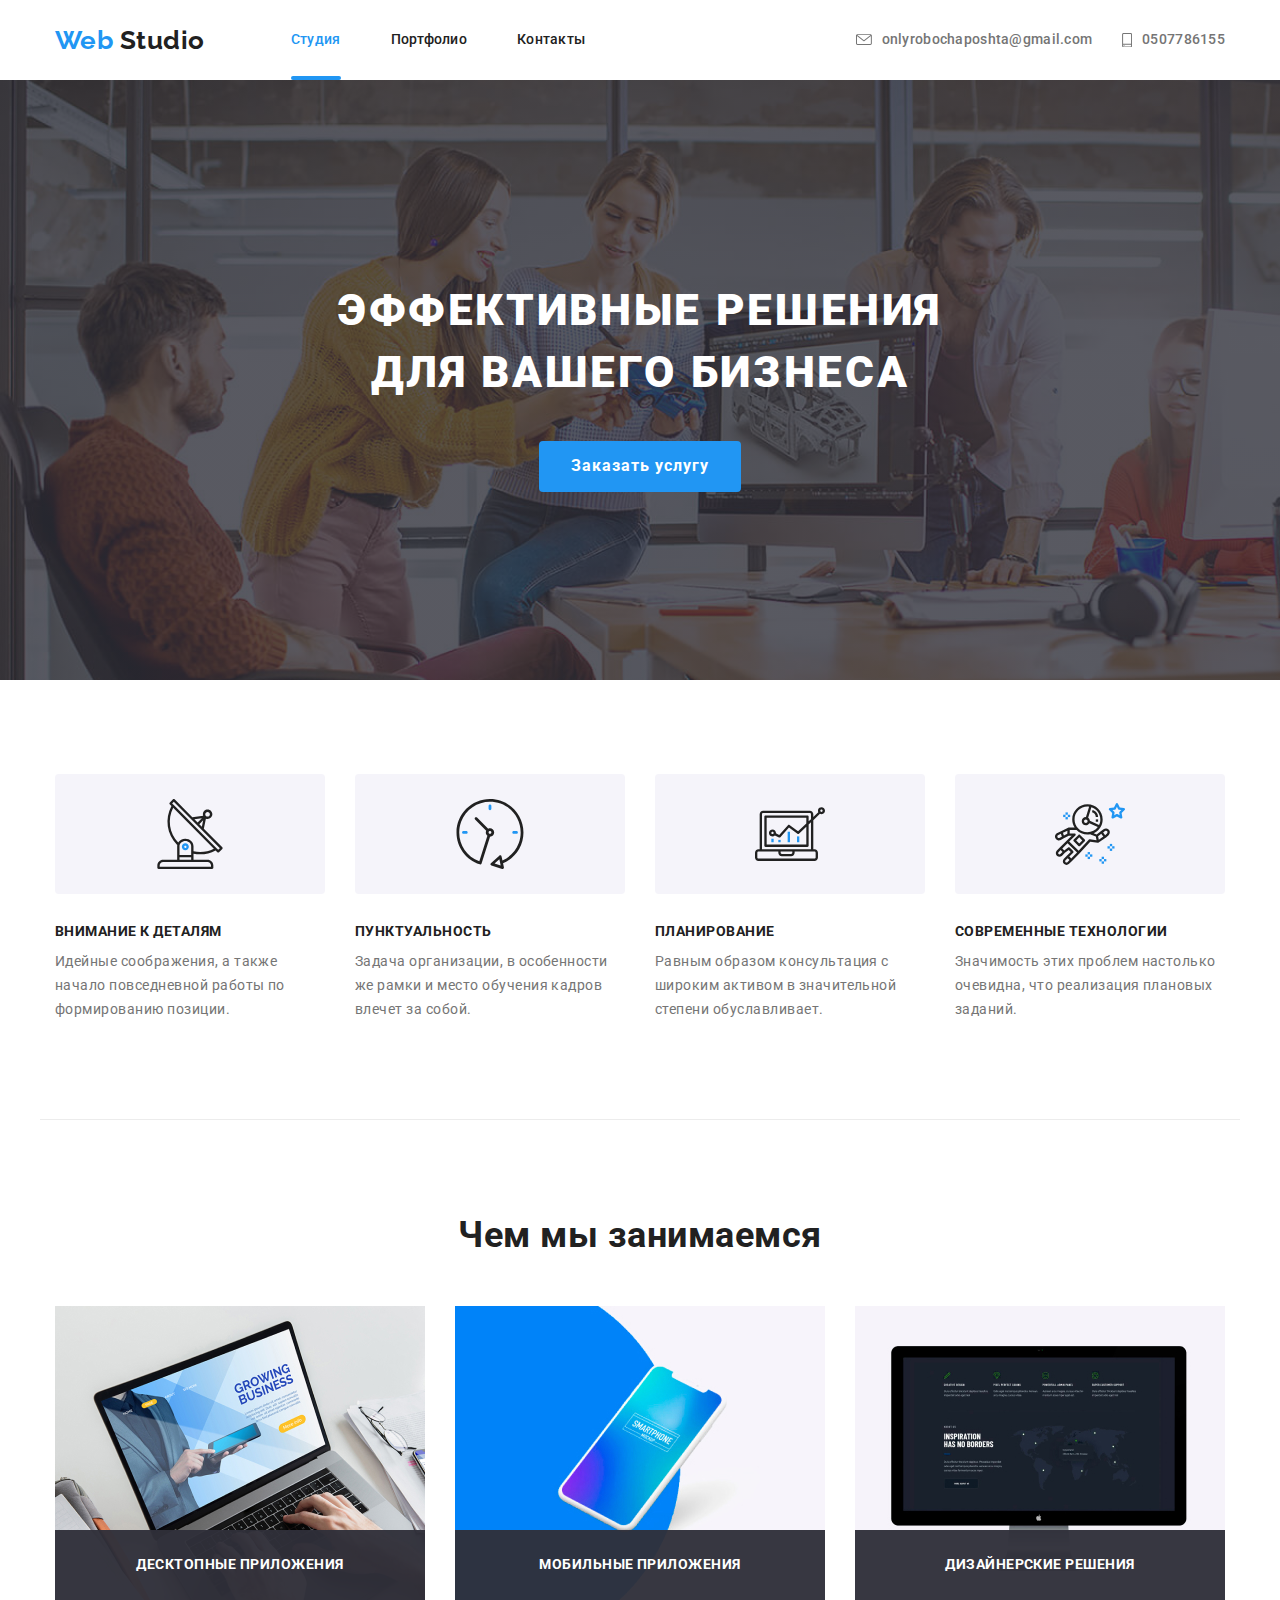
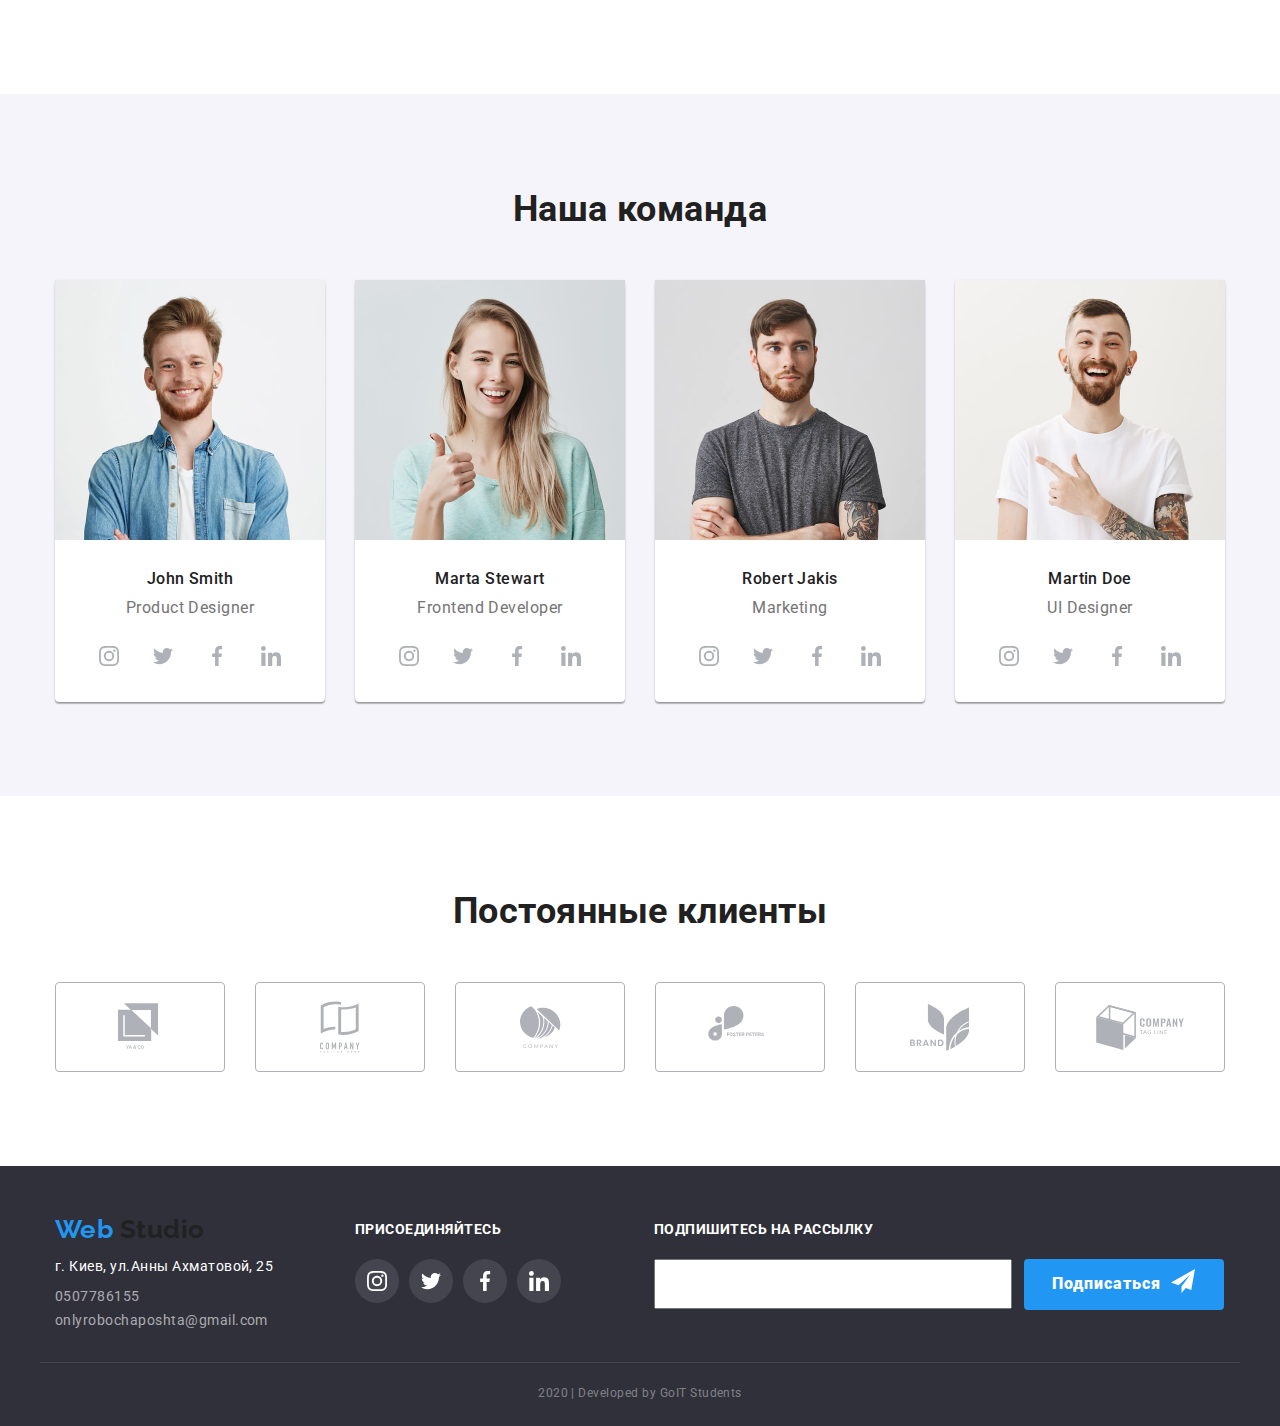
<file: index.html>
<!DOCTYPE html>
<html lang="ru">
  <head>
    <meta charset="UTF-8" />
    <meta name="viewport" content="width=device-width, initial-scale=1.0" />
    <title>Мой ДЗ</title>
    <link
      href="https://fonts.googleapis.com/css2?family=Raleway:wght@700&family=Roboto:wght@400;500;700;900&display=swap"
      rel="stylesheet"
    />
    <link
      rel="stylesheet"
      href="https://cdnjs.cloudflare.com/ajax/libs/modern-normalize/0.6.0/modern-normalize.min.css"
    />
    <link rel="stylesheet" href="./css/style.css" />
  </head>
  <body class="body">
    <header class="page-header">
      <div class="container flex-boxoll flex-boxnav">
        <nav class="flex-boxoll flex-boxnav">
          <a href="./index.html" class="general-a logo">
            <span class="color-logo">Web</span> Studio
          </a>
          <ul class="general-ul nav-list">
            <li class="nav-item">
              <a
                href="./index.html"
                class="general-nav general-a position current"
                >Студия</a
              >
            </li>
            <li class="nav-item">
              <a href="./portfolio.html" class="general-nav general-a"
                >Портфолио</a
              >
            </li>
            <li class="nav-item">
              <a href="" class="general-nav general-a">Контакты</a>
            </li>
          </ul>
        </nav>
        <ul class="general-ul number-info">
          <li class="list-number">
            <a
              href="mailto:onlyrobochaposhta@gmail.com"
              class="number-nav general-a"
            >
              <svg class="mail-icon">
                <use href="./images/spryte.svg#mail"></use>
              </svg>
              onlyrobochaposhta@gmail.com
            </a>
          </li>
          <li class="list-number">
            <a href="tel:0507786155" class="number-nav general-a"
              ><svg class="phone-icon">
                <use href="./images/spryte.svg#phone"></use>
              </svg>
              0507786155
            </a>
          </li>
        </ul>
      </div>
    </header>
    <main>
      <section class="hero">
        <div class="hero-container">
          <h1 class="title-general">эффективные решения для вашего бизнеса</h1>
          <a href="" class="general-a btn">Заказать услугу</a>
        </div>
      </section>
      <section class="section-one">
        <div class="container">
          <h2 class="hidden-title">О нас</h2>
          <ul class="general-ul general-flex section-oneli">
            <!-- 1 -->
            <li class="about-us">
              <div class="link-block icon-satellite">
                <h3 class="title-text">Внимание к деталям</h3>
                <p class="paragraph-text">
                  Идейные соображения, а также начало повседневной работы по
                  формированию позиции.
                </p>
              </div>
            </li>
            <!-- 2 -->
            <li class="about-us">
              <div class="link-block icon-clock">
                <h3 class="title-text">Пунктуальность</h3>
                <p class="paragraph-text">
                  Задача организации, в особенности же рамки и место обучения
                  кадров влечет за собой.
                </p>
              </div>
            </li>
            <!-- 3 -->
            <li class="about-us">
              <div class="link-block icon-pc">
                <h3 class="title-text">Планирование</h3>
                <p class="paragraph-text">
                  Равным образом консультация с широким активом в значительной
                  степени обуславливает.
                </p>
              </div>
            </li>
            <!-- 4 -->
            <li class="about-us">
              <div class="link-block icon-astronaut">
                <h3 class="title-text">Современные технологии</h3>
                <p class="paragraph-text">
                  Значимость этих проблем настолько очевидна, что реализация
                  плановых заданий.
                </p>
              </div>
            </li>
          </ul>
        </div>
      </section>
      <section class="section-two">
        <div class="container">
          <h2 class="title-h">Чем мы занимаемся</h2>
          <ul class="general-ul general-flex work-list">
            <li class="work-calc">
              <div class="position">
                <img
                  src="./images/img1.jpg"
                  alt="человек работает на ноутбуке"
                  width="370"
                  height="294"
                />
                <div class="text-work">
                  <p class="text-work">Десктопные приложения</p>
                </div>
              </div>
            </li>
            <li class="work-calc">
              <div class="position">
                <img
                  src="./images/img2.jpg"
                  alt="смартфон на котором приложение"
                  width="370"
                  height="294"
                />

                <div class="text-work">
                  <p class="text-work">Мобильные приложения</p>
                </div>
              </div>
            </li>
            <li class="work-calc">
              <div class="position">
                <img
                  src="./images/img3.jpg"
                  alt="персональный компьютер на котором сделан дизайн"
                  width="370"
                  height="294"
                />

                <div class="text-work">
                  <p class="text-work">Дизайнерские решения</p>
                </div>
              </div>
            </li>
          </ul>
        </div>
      </section>
      <section class="section-three">
        <div class="container">
          <h2 class="title-h">Наша команда</h2>
          <ul class="general-ul general-flex work-list">
            <!-- Джош Сміт -->
            <li class="work-card team-calc">
              <img
                src="./images/photo1.jpg"
                alt="фото Джош Сміт"
                width="270"
                height="260"
              />
              <h3 class="name-people">John Smith</h3>
              <p class="work-people">Product Designer</p>
              <ul class="general-ul social-network">
                <li class="item">
                  <a href="" class="social-box"
                    ><svg class="instagram">
                      <use href="./images/spryte.svg#instagram"></use>
                    </svg>
                  </a>
                </li>
                <li class="item">
                  <a href="" class="social-box"
                    ><svg class="twitter">
                      <use href="./images/spryte.svg#twitter"></use>
                    </svg>
                  </a>
                </li>
                <li class="item">
                  <a href="" class="social-box"
                    ><svg class="facebook">
                      <use href="./images/spryte.svg#facebook"></use>
                    </svg>
                  </a>
                </li>
                <li class="item">
                  <a href="" class="social-box"
                    ><svg class="linkedin">
                      <use href="./images/spryte.svg#linkedin"></use>
                    </svg>
                  </a>
                </li>
              </ul>
            </li>
            <!-- Марта Стеварт -->
            <li class="work-card team-calc">
              <img
                src="./images/photo2.jpg"
                alt="фото Марта Стеварт"
                width="270"
                height="260"
              />
              <h3 class="name-people">Marta Stewart</h3>
              <p class="work-people">Frontend Developer</p>
              <ul class="general-ul social-network">
                <li class="item">
                  <a href="" class="social-box"
                    ><svg class="instagram">
                      <use href="./images/spryte.svg#instagram"></use>
                    </svg>
                  </a>
                </li>
                <li class="item">
                  <a href="" class="social-box"
                    ><svg class="twitter">
                      <use href="./images/spryte.svg#twitter"></use>
                    </svg>
                  </a>
                </li>
                <li class="item">
                  <a href="" class="social-box"
                    ><svg class="facebook">
                      <use href="./images/spryte.svg#facebook"></use>
                    </svg>
                  </a>
                </li>
                <li class="item">
                  <a href="" class="social-box"
                    ><svg class="linkedin">
                      <use href="./images/spryte.svg#linkedin"></use>
                    </svg>
                  </a>
                </li>
              </ul>
            </li>
            <!-- Роберт Джахис -->
            <li class="work-card team-calc">
              <img
                src="./images/photo3.jpg"
                alt="фото Роберт Джахис"
                width="270"
                height="260"
              />
              <h3 class="name-people">Robert Jakis</h3>
              <p class="work-people">Marketing</p>
              <ul class="general-ul social-network">
                <li class="item">
                  <a href="" class="social-box"
                    ><svg class="instagram">
                      <use href="./images/spryte.svg#instagram"></use>
                    </svg>
                  </a>
                </li>
                <li class="item">
                  <a href="" class="social-box"
                    ><svg class="twitter">
                      <use href="./images/spryte.svg#twitter"></use>
                    </svg>
                  </a>
                </li>
                <li class="item">
                  <a href="" class="social-box"
                    ><svg class="facebook">
                      <use href="./images/spryte.svg#facebook"></use>
                    </svg>
                  </a>
                </li>
                <li class="item">
                  <a href="" class="social-box"
                    ><svg class="linkedin">
                      <use href="./images/spryte.svg#linkedin"></use>
                    </svg>
                  </a>
                </li>
              </ul>
            </li>
            <!-- Мартин Дуе -->
            <li class="work-card team-calc">
              <img
                src="./images/photo4.jpg"
                alt="фото Мартин Дуе"
                width="270"
                height="260"
              />
              <h3 class="name-people">Martin Doe</h3>
              <p class="work-people">UI Designer</p>
              <ul class="general-ul social-network">
                <li class="item">
                  <a href="" class="social-box"
                    ><svg class="instagram">
                      <use href="./images/spryte.svg#instagram"></use>
                    </svg>
                  </a>
                </li>
                <li class="item">
                  <a href="" class="social-box"
                    ><svg class="twitter">
                      <use href="./images/spryte.svg#twitter"></use>
                    </svg>
                  </a>
                </li>
                <li class="item">
                  <a href="" class="social-box"
                    ><svg class="facebook">
                      <use href="./images/spryte.svg#facebook"></use>
                    </svg>
                  </a>
                </li>
                <li class="item">
                  <a href="" class="social-box"
                    ><svg class="linkedin">
                      <use href="./images/spryte.svg#linkedin"></use>
                    </svg>
                  </a>
                </li>
              </ul>
            </li>
          </ul>
        </div>
      </section>
      <section class="section-four">
        <div class="container">
          <h2 class="title-h">Постоянные клиенты</h2>
          <ul class="general-ul company">
            <li class="item-company">
              <a href="" class="general-a company-border">
                <svg class="logo-one">
                  <use href="./images/spryte.svg#logo-1"></use>
                </svg>
              </a>
            </li>
            <li class="item-company">
              <a href="" class="general-a company-border">
                <svg class="logo-two">
                  <use href="./images/spryte.svg#logo-2"></use>
                </svg>
              </a>
            </li>
            <li class="item-company">
              <a href="" class="general-a company-border">
                <svg class="logo-three">
                  <use href="./images/spryte.svg#logo-3"></use>
                </svg>
              </a>
            </li>
            <li class="item-company">
              <a href="" class="general-a company-border">
                <svg class="logo-four">
                  <use href="./images/spryte.svg#logo-4"></use>
                </svg>
              </a>
            </li>
            <li class="item-company">
              <a href="" class="general-a company-border">
                <svg class="logo-five">
                  <use href="./images/spryte.svg#logo-5"></use>
                </svg>
              </a>
            </li>
            <li class="item-company">
              <a href="" class="general-a company-border">
                <svg class="logo-six">
                  <use href="./images/spryte.svg#logo-6"></use>
                </svg>
              </a>
            </li>
          </ul>
        </div>
      </section>
    </main>
    <footer class="bg-footer">
      <div class="container flex-footer">
        <div class="adrfooter-div">
          <a href="./index.html" class="general-a logo">
            <span class="color-logo">Web</span> Studio</a
          >
          <address class="general-address">
            <p class="street">г. Киев, ул.Анны Ахматовой, 25</p>
            <ul class="general-ul address-ul">
              <li>
                <a href="tel:0507786155" class="general-a number-footer"
                  >0507786155</a
                >
              </li>
              <li>
                <a
                  href="mailto:onlyrobochaposhta@gmail.com"
                  class="general-a number-footer"
                >
                  onlyrobochaposhta@gmail.com
                </a>
              </li>
            </ul>
          </address>
        </div>
        <div class="footer-m">
          <h2 class="footer-heading">присоединяйтесь</h2>
          <ul class="general-ul general-flex">
            <li class="item">
              <a href="" class="general-a fsocial-box">
                <svg class="instagram-two">
                  <use href="./images/spryte.svg#instagram-2"></use>
                </svg>
              </a>
            </li>
            <li class="item">
              <a href="" class="general-a fsocial-box">
                <svg class="twitter-two">
                  <use href="./images/spryte.svg#twitter-2"></use>
                </svg>
              </a>
            </li>
            <li class="item">
              <a href="" class="general-a fsocial-box">
                <svg class="facebook-two">
                  <use href="./images/spryte.svg#facebook-2"></use>
                </svg>
              </a>
            </li>
            <li class="item">
              <a href="" class="general-a fsocial-box">
                <svg class="linkedin-two">
                  <use href="./images/spryte.svg#linkedin-2"></use>
                </svg>
              </a>
            </li>
          </ul>
        </div>
        <div class="ssfooter-div">
          <h2 class="footer-heading">Подпишитесь на рассылку</h2>
          <div class="flex-sub">
            <input type="text" name="Email" class="input" />
            <a href="" class="general-a footerbtn-text i">Подписаться</a>
          </div>
        </div>
      </div>
      <p class="copyright">2020 | Developed by GoIT Students</p>
    </footer>
  </body>
</html>
</file>
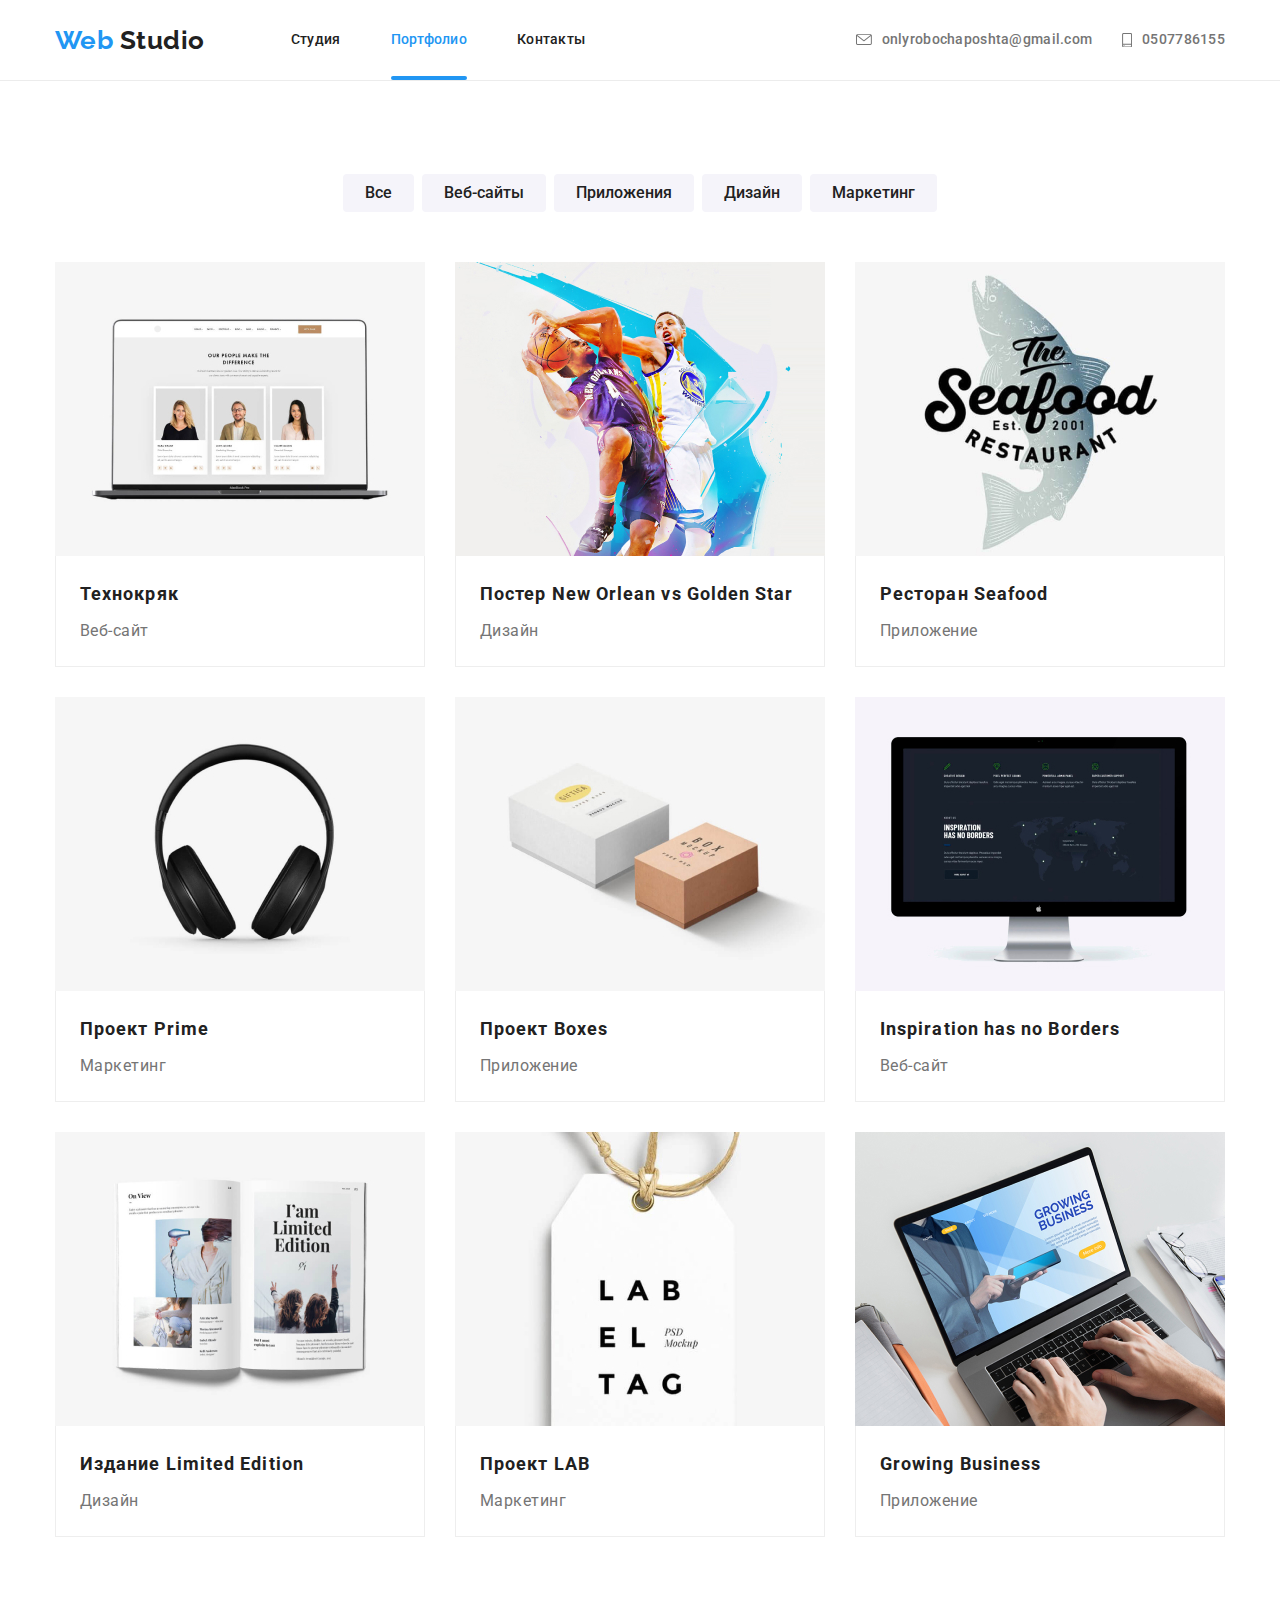
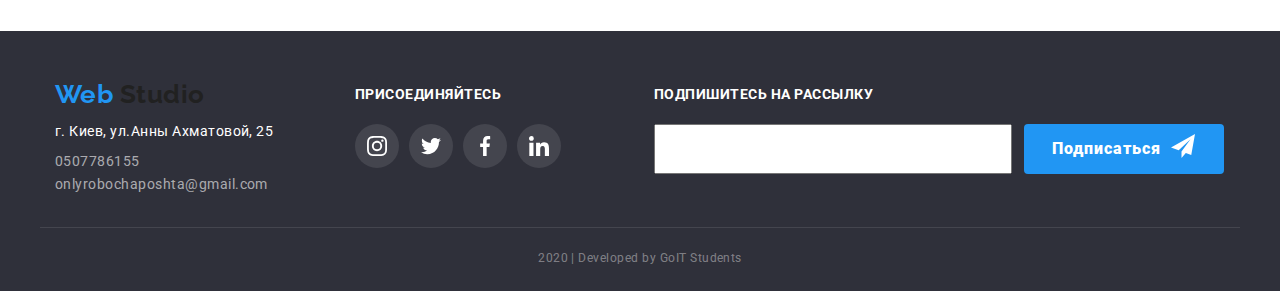
<file: portfolio.html>
<!DOCTYPE html>
<html lang="ru">
  <head>
    <meta charset="UTF-8" />
    <meta name="viewport" content="width=device-width, initial-scale=1.0" />
    <title>Мой ДЗ</title>
    <link
      href="https://fonts.googleapis.com/css2?family=Raleway:wght@700&family=Roboto:wght@400;500;700;900&display=swap"
      rel="stylesheet"
    />
    <link
      rel="stylesheet"
      href="https://cdnjs.cloudflare.com/ajax/libs/modern-normalize/0.6.0/modern-normalize.min.css"
    />
    <link rel="stylesheet" href="./css/style.css" />
  </head>

  <body class="body">
    <header class="header-portfolio">
      <div class="container flex-boxoll flex-boxnav">
        <nav class="flex-boxoll flex-boxnav">
          <a href="./index.html" class="general-a logo">
            <span class="color-logo">Web</span> Studio
          </a>
          <ul class="general-ul nav-list">
            <li class="nav-item">
              <a href="./index.html" class="general-nav general-a">Студия</a>
            </li>
            <li class="nav-item">
              <a
                href="./portfolio.html"
                class="general-nav general-a position current"
                >Портфолио</a
              >
            </li>
            <li class="nav-item">
              <a href="" class="general-nav general-a">Контакты</a>
            </li>
          </ul>
        </nav>
        <ul class="general-ul number-info">
          <li class="list-number">
            <a
              href="mailto:onlyrobochaposhta@gmail.com"
              class="number-nav general-a"
            >
              <svg class="mail-icon">
                <use href="./images/spryte.svg#mail"></use>
              </svg>
              onlyrobochaposhta@gmail.com
            </a>
          </li>
          <li class="list-number">
            <a href="tel:0507786155" class="number-nav general-a"
              ><svg class="phone-icon">
                <use href="./images/spryte.svg#phone"></use>
              </svg>
              0507786155
            </a>
          </li>
        </ul>
      </div>
    </header>
    <main>
      <section>
        <div class="container-portfolio">
          <h1 class="hidden-title">Нашы проекты</h1>
          <ul class="general-ul flex-boxoll button-list">
            <li class="button-m">
              <button type="button" class="button-box">
                <span class="button-text"> Все </span>
              </button>
            </li>
            <li class="button-m">
              <button type="button" class="button-box">Веб-сайты</button>
            </li>
            <li class="button-m">
              <button type="button" class="button-box">Приложения</button>
            </li>
            <li class="button-m">
              <button type="button" class="button-box">Дизайн</button>
            </li>
            <li class="button-m">
              <button type="button" class="button-box">Маркетинг</button>
            </li>
          </ul>
          <ul class="general-ul p-list">
            <li class="flex-li">
              <a href="" class="general-a">
                <div class="position">
                  <img
                    src="./images/img-porfolio.jpg"
                    alt=""
                    width="370"
                    height="294"
                    class="custom-img"
                  />
                  <div class="overlay">
                    <p class="portfolio-text">
                      Технокряк это современная площадка распространения
                      коронавируса. Компании используют эту платформу для
                      цифрового шпионажа и атак на защищённые сервера
                      конкурентов.
                    </p>
                  </div>
                </div>

                <div class="portfolio-card">
                  <h2 class="portfolio-h">Технокряк</h2>
                  <p class="portfolio-pone">Веб-сайт</p>
                </div>
              </a>
            </li>
            <li class="flex-li">
              <a href="" class="general-a">
                <div class="position">
                  <img
                    src="./images/img-porfolio2.jpg"
                    alt=""
                    width="370"
                    height="294"
                    class="custom-img"
                  />
                  <div class="overlay">
                    <p class="portfolio-text">
                      Технокряк это современная площадка распространения
                      коронавируса. Компании используют эту платформу для
                      цифрового шпионажа и атак на защищённые сервера
                      конкурентов.
                    </p>
                  </div>
                </div>
                <div class="portfolio-card">
                  <h2 class="portfolio-h">Постер New Orlean vs Golden Star</h2>
                  <p class="portfolio-pone">Дизайн</p>
                </div>
              </a>
            </li>
            <li class="flex-li">
              <a href="" class="general-a">
                <div class="position">
                  <img
                    src="./images/img-porfolio3.jpg"
                    alt=""
                    width="370"
                    height="294"
                    class="custom-img"
                  />
                  <div class="overlay">
                    <p class="portfolio-text">
                      Технокряк это современная площадка распространения
                      коронавируса. Компании используют эту платформу для
                      цифрового шпионажа и атак на защищённые сервера
                      конкурентов.
                    </p>
                  </div>
                </div>
                <div class="portfolio-card">
                  <h2 class="portfolio-h">Ресторан Seafood</h2>
                  <p class="portfolio-pone">Приложение</p>
                </div>
              </a>
            </li>
            <li class="flex-li">
              <a href="" class="general-a">
                <div class="position">
                  <img
                    src="./images/img-porfolio4.jpg"
                    alt=""
                    width="370"
                    height="294"
                    class="custom-img"
                  />
                  <div class="overlay">
                    <p class="portfolio-text">
                      Технокряк это современная площадка распространения
                      коронавируса. Компании используют эту платформу для
                      цифрового шпионажа и атак на защищённые сервера
                      конкурентов.
                    </p>
                  </div>
                </div>
                <div class="portfolio-card">
                  <h2 class="portfolio-h">Проект Prime</h2>
                  <p class="portfolio-pone">Маркетинг</p>
                </div>
              </a>
            </li>
            <li class="flex-li">
              <a href="" class="general-a">
                <div class="position">
                  <img
                    src="./images/img-porfolio5.jpg"
                    alt=""
                    width="370"
                    height="294"
                    class="custom-img"
                  />
                  <div class="overlay">
                    <p class="portfolio-text">
                      Технокряк это современная площадка распространения
                      коронавируса. Компании используют эту платформу для
                      цифрового шпионажа и атак на защищённые сервера
                      конкурентов.
                    </p>
                  </div>
                </div>
                <div class="portfolio-card">
                  <h2 class="portfolio-h">Проект Boxes</h2>
                  <p class="portfolio-pone">Приложение</p>
                </div>
              </a>
            </li>
            <li class="flex-li">
              <a href="" class="general-a">
                <div class="position">
                  <img
                    src="./images/img-porfolio6.jpg"
                    alt=""
                    width="370"
                    height="294"
                    class="custom-img"
                  />
                  <div class="overlay">
                    <p class="portfolio-text">
                      Технокряк это современная площадка распространения
                      коронавируса. Компании используют эту платформу для
                      цифрового шпионажа и атак на защищённые сервера
                      конкурентов.
                    </p>
                  </div>
                </div>
                <div class="portfolio-card">
                  <h2 class="portfolio-h">Inspiration has no Borders</h2>
                  <p class="portfolio-pone">Веб-сайт</p>
                </div>
              </a>
            </li>
            <li class="flex-li">
              <a href="" class="general-a">
                <div class="position">
                  <img
                    src="./images/img-porfolio7.jpg"
                    alt=""
                    width="370"
                    height="294"
                    class="custom-img"
                  />
                  <div class="overlay">
                    <p class="portfolio-text">
                      Технокряк это современная площадка распространения
                      коронавируса. Компании используют эту платформу для
                      цифрового шпионажа и атак на защищённые сервера
                      конкурентов.
                    </p>
                  </div>
                </div>
                <div class="portfolio-card">
                  <h2 class="portfolio-h">Издание Limited Edition</h2>
                  <p class="portfolio-pone">Дизайн</p>
                </div>
              </a>
            </li>
            <li class="flex-li">
              <a href="" class="general-a">
                <div class="position">
                  <img
                    src="./images/img-porfolio8.jpg"
                    alt=""
                    width="370"
                    height="294"
                    class="custom-img"
                  />
                  <div class="overlay">
                    <p class="portfolio-text">
                      Технокряк это современная площадка распространения
                      коронавируса. Компании используют эту платформу для
                      цифрового шпионажа и атак на защищённые сервера
                      конкурентов.
                    </p>
                  </div>
                </div>
                <div class="portfolio-card">
                  <h2 class="portfolio-h">Проект LAB</h2>
                  <p class="portfolio-pone">Маркетинг</p>
                </div>
              </a>
            </li>
            <li class="flex-li">
              <a href="" class="general-a">
                <div class="position">
                  <img src="./images/img1.jpg" alt="" class="custom-img" />
                  <div class="overlay">
                    <p class="portfolio-text">
                      Технокряк это современная площадка распространения
                      коронавируса. Компании используют эту платформу для
                      цифрового шпионажа и атак на защищённые сервера
                      конкурентов.
                    </p>
                  </div>
                </div>
                <div class="portfolio-card">
                  <h2 class="portfolio-h">Growing Business</h2>
                  <p class="portfolio-pone">Приложение</p>
                </div>
              </a>
            </li>
          </ul>
        </div>
      </section>
    </main>
    <footer class="bg-footer">
      <div class="container flex-footer">
        <div class="adrfooter-div">
          <a href="./index.html" class="general-a logo">
            <span class="color-logo">Web</span> Studio</a
          >
          <address class="general-address">
            <p class="street">г. Киев, ул.Анны Ахматовой, 25</p>
            <ul class="general-ul address-ul">
              <li>
                <a href="tel:0507786155" class="general-a number-footer"
                  >0507786155</a
                >
              </li>
              <li>
                <a
                  href="mailto:onlyrobochaposhta@gmail.com"
                  class="general-a number-footer"
                >
                  onlyrobochaposhta@gmail.com
                </a>
              </li>
            </ul>
          </address>
        </div>
        <div class="footer-m">
          <h2 class="footer-heading">присоединяйтесь</h2>
          <ul class="general-ul general-flex">
            <li class="item">
              <a href="" class="general-a fsocial-box">
                <svg class="instagram-two">
                  <use href="./images/spryte.svg#instagram-2"></use>
                </svg>
              </a>
            </li>
            <li class="item">
              <a href="" class="general-a fsocial-box">
                <svg class="twitter-two">
                  <use href="./images/spryte.svg#twitter-2"></use>
                </svg>
              </a>
            </li>
            <li class="item">
              <a href="" class="general-a fsocial-box">
                <svg class="facebook-two">
                  <use href="./images/spryte.svg#facebook-2"></use>
                </svg>
              </a>
            </li>
            <li class="item">
              <a href="" class="general-a fsocial-box">
                <svg class="linkedin-two">
                  <use href="./images/spryte.svg#linkedin-2"></use>
                </svg>
              </a>
            </li>
          </ul>
        </div>
        <div class="ssfooter-div">
          <h2 class="footer-heading">Подпишитесь на рассылку</h2>
          <div class="flex-sub">
            <input type="text" name="Email" class="input" />
            <a href="" class="general-a footerbtn-text i">Подписаться</a>
          </div>
        </div>
      </div>
      <p class="copyright">2020 | Developed by GoIT Students</p>
    </footer>
  </body>
</html>
</file>
<file: css/style.css>
/* osnovnoy podsvrtka /bg-a-o-nas2 #2196F3 */
/*  osnovnoy bez podsvrtka  #757575 */
/* osn #212121 */
/* #FFFFFF */
/* bg-a-o-nas1 #F5F4FA */
/* фоон #FFFFFF */
/* другий фон #F5F4FA */
/* задний фон футра  #2F303A */
:root {
  --bg-white-text: rgba(148, 148, 148, 0.103);
  --primary-text-color: #212121;
  --acent-text-color: #2196f3;
  --primery-text-white: #ffffff;
  --connection: #757575;
  --bg-none-light: #f5f4fa;
  --footer-number: rgba(255, 255, 255, 0.6);
  --footer-year: rgba(255, 255, 255, 0.4);
  --bg-footer: #2f303a;
  --incogniti-gb-card-portfolio: rgba(33, 150, 243, 0.9);
  --icon-current-color: #afb1b8;
}
/* .chec {
  outline: 1px solid tomato;
  background-color: yellowgreen;
}
.chec2 {
  outline: 1px solid black;
  background-color: yellowgreen;
} */
.hidden-title {
  margin: 0;
  display: none;
}
/* general */
body {
  background-color: #fff;
  color: var(--primary-text-color);
  letter-spacing: 0.03em;
  font-family: Roboto, sans-serif;
}

img {
  display: block;
}

.general-a {
  text-decoration: none;
  color: var(--primary-text-color);
}
.general-ul {
  margin: 0;
  padding: 0;
  list-style: none;
}

.btn {
  color: var(--primery-text-white);
  background-color: var(--acent-text-color);

  font-weight: 700;
  font-size: 16px;
  line-height: 1.9;
  letter-spacing: 0.06em;

  display: inline-block;
  border-radius: 4px;
  padding: 10px 32px;
  text-align: center;
  min-width: 200px;
}
.footerbtn-text {
  color: var(--primery-text-white);
  background-color: var(--acent-text-color);

  font-weight: 900;
  font-size: 16px;
  line-height: 1.9;
  letter-spacing: 0.06em;

  display: flex;
  border-radius: 4px;
  padding: 10px 28px;
  text-align: center;
  min-width: 200px;
}

.i::after {
  content: '';
  display: block;
  width: 24px;
  height: 24px;
  background-repeat: no-repeat;
  background-position: center;

  margin-left: 10px;

  background-image: url(../images/icon-send.svg);
}
.container {
  margin: 0 auto;
  width: 1200px;
  padding-left: 15px;
  padding-right: 15px;
}

.link-block {
  display: block;
}

.link-block::before {
  display: block;
  content: '';
  width: 270px;
  height: 120px;
  background-repeat: no-repeat;
  background-position: center;
  background-color: var(--bg-none-light);
  border-radius: 4px;
}
.icon-satellite::before {
  background-image: url(../images/satellite.svg);
}

.icon-clock::before {
  background-image: url(../images/clock.svg);
}

.icon-pc::before {
  background-image: url(../images/pc.svg);
}

.icon-astronaut::before {
  background-image: url(../images/astronaut.svg);
}

.header-portfolio {
  border-bottom-width: 1px;
  border-bottom-style: solid;
  border-bottom-color: #ececec;
}

/* header */
/* nav */

.general-nav {
  color: var(--primary-text-color);

  display: block;

  padding-top: 32px;
  padding-bottom: 32px;

  font-weight: 500;
  font-size: 14px;
  line-height: 1.14;
  letter-spacing: 0.02em;
  outline: none;

  transition: color 250ms cubic-bezier(0.4, 0, 0.2, 1);
}
.number-nav {
  display: flex;
  align-items: center;
  color: var(--connection);

  font-weight: 500;
  font-size: 14px;
  line-height: 1.14;
  letter-spacing: 0.02em;
  outline: none;

  transition: color 250ms cubic-bezier(0.4, 0, 0.2, 1);
}

.phone-icon {
  fill: var(--connection);
  width: 10px;
  height: 14.94px;

  margin-right: 10px;
  transition: fill 250ms cubic-bezier(0.4, 0, 0.2, 1);
}
.mail-icon {
  fill: var(--connection);
  width: 16px;
  height: 11.2px;

  margin-right: 10px;
  transition: fill 250ms cubic-bezier(0.4, 0, 0.2, 1);
}
.general-nav:hover,
.general-nav:focus,
.number-nav:hover,
.number-nav:focus {
  color: var(--acent-text-color);
}

.number-nav:hover .phone-icon {
  fill: var(--acent-text-color);
}
.number-nav:focus .phone-icon {
  fill: var(--acent-text-color);
}
.number-nav:hover .mail-icon {
  fill: var(--acent-text-color);
}
.number-nav:focus .mail-icon {
  fill: var(--acent-text-color);
}
.list-number {
  display: flex;
}
.number-info .list-number:not(:last-child) {
  margin-right: 30px;
}

.number-info {
  margin-left: auto;
}

.current {
  color: var(--acent-text-color);
}
.current::after {
  position: absolute;
  bottom: 0;

  content: '';
  display: block;

  background-color: var(--acent-text-color);

  width: 100%;
  height: 4px;
  border-radius: 2px;
}

/* flex */

.general-ul.nav-list {
  display: flex;
}

.nav-list .nav-item:not(:last-child) {
  margin-right: 50px;
}
.nav-list {
  margin-left: 86px;
}

.number-info {
  display: flex;
}
.flex-boxoll {
  display: flex;
}
.flex-boxnav {
  align-items: center;
}
/* header container */

/* main */
/* general */

.hero {
  background-image: linear-gradient(
      to right,
      rgba(47, 48, 58, 0.8),
      rgba(47, 48, 58, 0.8)
    ),
    url(../images/header.jpg);
  /* background-color: rgb(70, 70, 70); */
  max-width: 1600px;
  text-align: center;

  margin-left: auto;
  margin-right: auto;
}

.hero-container {
  margin: 0 auto;

  width: 1200px;
  height: 600px;

  padding-top: 200px;
  padding-bottom: 200px;
}
.title-general {
  color: var(--primery-text-white);

  margin-top: 0;
  margin-bottom: 38px;
  margin-left: auto;
  margin-right: auto;

  width: 646px;

  font-weight: 900;
  font-size: 44px;
  line-height: 1.4;
  text-transform: uppercase;

  letter-spacing: 0.06em;
}

.title-h {
  margin-top: 0px;
  margin-bottom: 50px;

  font-weight: 700;
  font-size: 36px;
  line-height: 1.17;
  text-align: center;
}
.title-text {
  height: 16px;
  margin-top: 30px;
  margin-bottom: 0px;

  font-weight: 700;
  font-size: 14px;
  line-height: 1.14;
  text-transform: uppercase;
}
.paragraph-text {
  color: var(--connection);

  height: 75px;

  margin-top: 10px;
  margin-bottom: 0px;

  font-weight: 400;
  font-size: 14px;
  line-height: 1.714;
}

/* O nas */

.section-one .container {
  padding-top: 94px;
  padding-bottom: 94px;
  border-bottom: 1px solid #ececec;
}

.about-us {
  width: calc((100% - 90px) / 4);
  margin-right: 30px;
}
.about-us:nth-child(4n) {
  margin-right: 0px;
}

/* flex */
.general-flex {
  display: flex;
}

/* What are we doing */
.section-two .container {
  padding-top: 94px;
  padding-bottom: 94px;
}
.text-work {
  position: absolute;
  bottom: 0;
  right: 0;

  color: var(--primery-text-white);
  background: rgba(47, 48, 58, 0.8);

  width: 370px;
  height: 70px;

  margin-top: 0px;
  margin-bottom: 0px;
  padding-top: 27px;

  font-weight: 700;
  font-size: 14px;
  line-height: 1.14;
  text-align: center;
  text-transform: uppercase;
}

.work-card {
  background: var(--primery-text-white);
  height: 422px;

  padding-bottom: 24px;

  border-radius: 4px;
  box-shadow: 0px 2px 1px rgba(0, 0, 0, 0.2), 0px 1px 1px rgba(0, 0, 0, 0.14),
    0px 1px 3px rgba(0, 0, 0, 0.12);
}
.work-calc {
  width: calc((100% - 60px) / 3);
  margin-right: 30px;
}
.work-calc:nth-child(3n) {
  margin-right: 0px;
}

.section-three {
  background-color: var(--bg-none-light);
}
.section-three .container {
  padding-bottom: 94px;
  padding-top: 94px;
}

.position {
  position: relative;
}

/* our team */
.name-people {
  margin-top: 30px;
  margin-bottom: 0px;

  font-weight: 500;
  font-size: 16px;
  line-height: 1.18;
  text-align: center;
}
.team-calc {
  width: calc((100% - 90px) / 4);
  margin-right: 30px;
}
.team-calc:nth-child(4n) {
  margin-right: 0px;
}
.work-people {
  color: var(--connection);

  margin-top: 10px;
  margin-bottom: 0px;

  font-weight: 400;
  font-size: 16px;
  line-height: 1.18;
  text-align: center;
}

.social-network {
  margin-top: 16px;

  display: flex;
  justify-content: center;
}
.section {
  background-color: var(--bg-none-light);
}
.social-box {
  display: flex;
  align-items: center;
  background-color: var(--primery-text-white);
  width: 44px;
  height: 44px;
  border-radius: 50%;
  outline: none;
  transition: background-color 250ms cubic-bezier(0.4, 0, 0.2, 1);
}

.instagram {
  fill: var(--icon-current-color);
  width: 20px;
  height: 20px;
  margin-left: auto;
  margin-right: auto;

  transition: fill 250ms cubic-bezier(0.4, 0, 0.2, 1);
}
.twitter {
  fill: var(--icon-current-color);
  width: 20px;
  height: 20px;
  margin-left: auto;
  margin-right: auto;

  transition: fill 250ms cubic-bezier(0.4, 0, 0.2, 1);
}
.facebook {
  fill: var(--icon-current-color);
  width: 20px;
  height: 20px;
  margin-left: auto;
  margin-right: auto;

  transition: fill 250ms cubic-bezier(0.4, 0, 0.2, 1);
}
.linkedin {
  fill: var(--icon-current-color);
  width: 20px;
  height: 20px;
  margin-left: auto;
  margin-right: auto;

  transition: fill 250ms cubic-bezier(0.4, 0, 0.2, 1);
}
.social-box:hover,
.social-box:focus {
  background-color: var(--acent-text-color);
}

.social-box:hover .instagram,
.social-box:focus .instagram {
  fill: var(--primery-text-white);
}
.social-box:hover .twitter,
.social-box:focus .twitter {
  fill: var(--primery-text-white);
}
.social-box:hover .facebook,
.social-box:focus .facebook {
  fill: var(--primery-text-white);
}

.social-box:hover .linkedin,
.social-box:focus .linkedin {
  fill: var(--primery-text-white);
}

/* Company  */
.section-four .container {
  padding-top: 94px;
  padding-bottom: 94px;
}
.company-border {
  display: flex;
  align-items: center;

  width: 170px;
  height: 90px;

  border: 1px solid #afb1b8;
  outline: none;
  border-radius: 4px;

  transition: border 250ms cubic-bezier(0.4, 0, 0.2, 1);
}

.company-border:hover,
.company-border:focus {
  border-color: var(--acent-text-color);
}
.company-border:hover .logo-one,
.company-border:focus .logo-one {
  fill: var(--acent-text-color);
}
.company-border:hover .logo-two,
.company-border:focus .logo-two {
  fill: var(--acent-text-color);
}
.company-border:hover .logo-three,
.company-border:focus .logo-three {
  fill: var(--acent-text-color);
}
.company-border:hover .logo-four,
.company-border:focus .logo-four {
  fill: var(--acent-text-color);
}
.company-border:hover .logo-five,
.company-border:focus .logo-five {
  fill: var(--acent-text-color);
}
.company-border:hover .logo-six,
.company-border:focus .logo-six {
  fill: var(--acent-text-color);
}

.logo-one {
  fill: var(--icon-current-color);
  width: 44.27px;
  height: 49.23px;

  margin-right: auto;
  margin-left: auto;

  transition: fill 250ms cubic-bezier(0.4, 0, 0.2, 1);
}
.logo-two {
  fill: var(--icon-current-color);

  width: 40px;
  height: 52px;

  margin-right: auto;
  margin-left: auto;

  transition: fill 250ms cubic-bezier(0.4, 0, 0.2, 1);
}
.logo-three {
  fill: var(--icon-current-color);

  width: 41px;
  height: 42.6px;

  margin-right: auto;
  margin-left: auto;

  transition: fill 250ms cubic-bezier(0.4, 0, 0.2, 1);
}
.logo-four {
  fill: var(--icon-current-color);

  width: 79.66px;
  height: 42.02px;

  margin-right: auto;
  margin-left: auto;

  transition: fill 250ms cubic-bezier(0.4, 0, 0.2, 1);
}
.logo-five {
  fill: var(--icon-current-color);

  width: 59px;
  height: 47px;

  margin-right: auto;
  margin-left: auto;

  transition: fill 250ms cubic-bezier(0.4, 0, 0.2, 1);
}
.logo-six {
  fill: var(--icon-current-color);

  width: 88.48px;
  height: 45.44px;

  margin-right: auto;
  margin-left: auto;

  transition: fill 250ms cubic-bezier(0.4, 0, 0.2, 1);
}

.company {
  display: flex;
  justify-content: center;
}
.item-company {
  width: calc((100% - 150px) / 6);
  margin-right: 30px;
}
.item-company:nth-child(6n) {
  margin-right: 0px;
}
.social-network .item:not(:last-child) {
  margin-right: 10px;
}
/* logo */
.logo {
  color: var(--primary-text-color);
  font-family: Raleway;
  font-weight: 700;
  font-size: 26px;
  line-height: 1.19;
}
.color-logo {
  color: var(--acent-text-color);
}

/* footer */

.bg-footer {
  background-color: var(--bg-footer);
}

.general-address {
  font-style: normal;

  width: 231px;

  margin-right: 69px;
}

.footer-m .footer-heading {
  width: 145px;
  height: 16px;
}

.footer-heading {
  color: var(--primery-text-white);
  margin-top: 0px;
  margin-bottom: 21px;

  margin-right: 0px;

  font-weight: 700;
  font-size: 14px;
  line-height: 1.14;
  text-transform: uppercase;
}
.number-footer {
  color: var(--footer-number);

  font-weight: normal;
  font-size: 14px;
  line-height: 1.71;
}

.street {
  color: var(--primery-text-white);

  width: 231px;
  height: 21px;

  margin-top: 10px;
  margin-bottom: 0px;

  font-weight: 400;
  font-size: 14px;
  line-height: 1.71;
}
.fsocial-box {
  display: flex;
  align-items: center;

  background-color: rgba(255, 255, 255, 0.1);
  width: 44px;
  height: 44px;

  border-radius: 50%;
  outline: none;

  transition: background-color 250ms cubic-bezier(0.4, 0, 0.2, 1);
}
.fsocial-box:hover,
.fsocial-box:focus {
  background-color: var(--acent-text-color);
}

.instagram-two {
  fill: currentColor;

  width: 20px;
  height: 20px;

  margin-left: auto;
  margin-right: auto;
}
.twitter-two {
  fill: currentColor;

  width: 20px;
  height: 20px;

  margin-left: auto;
  margin-right: auto;
}
.facebook-two {
  fill: currentColor;

  width: 20px;
  height: 20px;

  margin-left: auto;
  margin-right: auto;
}
.linkedin-two {
  fill: currentColor;

  width: 20px;
  height: 20px;

  margin-left: auto;
  margin-right: auto;
}

.copyright {
  color: var(--footer-year);
  margin-top: 0px;
  margin-bottom: 0px;
  padding-top: 18px;
  padding-bottom: 21px;

  font-weight: 400;
  font-size: 12px;
  line-height: 2;
  text-align: center;
}

.input {
  margin-right: 12px;
  width: 358px;
  height: 50px;
}

.adrfooter-div {
  margin-top: 48px;
}

.ssfooter-div {
  margin-top: 56px;
}
.address-ul {
  width: 231px;
  height: 21px;

  margin-top: 9px;
  margin-bottom: 28px;
}

.footer-m {
  width: 206px;
  height: 81px;

  margin-top: 56px;
  margin-right: 93px;
}
.bg-footer .container {
  padding-bottom: 28px;
  border-bottom: 1px solid rgba(255, 255, 255, 0.1);
}

.flex-footer {
  display: flex;
}

.general-flex .item:not(:last-child) {
  margin-right: 10px;
}

.flex-sub {
  display: flex;
}
/* portfolio */

/* main */
/* кнопки */

.container-portfolio {
  margin-top: 93px;
  margin-bottom: 94px;
  margin-left: auto;
  margin-right: auto;
  width: 1200px;
  padding-left: 15px;
  padding-right: 15px;
}
.button-list {
  margin-bottom: 50px;
  justify-content: center;
}

.button-box {
  color: var(--primary-text-color);
  background-color: var(--bg-none-light);

  padding: 6px 22px;
  border: none;
  border-radius: 4px;

  font-family: Roboto;
  font-weight: 500;
  font-size: 16px;
  line-height: 1.62;

  box-shadow: none;
  outline: none;
  transition: background-color 250ms cubic-bezier(0.4, 0, 0.2, 1),
    color 250ms cubic-bezier(0.4, 0, 0.2, 1),
    box-shadow 250ms cubic-bezier(0.4, 0, 0.2, 1);
}
.button-m:not(:last-child) {
  margin-right: 8px;
}

.button-box:hover,
.button-box:focus {
  background-color: var(--acent-text-color);
  color: var(--primery-text-white);
  box-shadow: 0px 2px 2px rgba(0, 0, 0, 0.12), 0px 1px 2px rgba(0, 0, 0, 0.08),
    0px 3px 1px rgba(0, 0, 0, 0.1);
}
/* список работ */

.portfolio-h {
  color: var(--primary-text-color);

  width: 322px;

  margin-top: 0px;
  margin-bottom: 0px;

  font-weight: 700;
  font-size: 18px;
  line-height: 2;
  letter-spacing: 0.06em;
}
.portfolio-pone {
  color: var(--connection);

  width: 322px;
  margin-left: 0px;
  margin-right: 0px;
  margin-top: 4px;
  margin-bottom: 0px;

  font-weight: 400;
  font-size: 16px;
  line-height: 1.87;
}
.portfolio-text {
  position: absolute;
  top: 50%;
  left: 50%;
  transform: translate(-50%, -50%);
  color: var(--primery-text-white);

  width: 322px;

  margin-top: 0px;
  margin-bottom: 0px;

  font-weight: 400;
  font-size: 18px;
  line-height: 1.56;
}

.overlay {
  position: absolute;
  top: 0;
  left: 0;

  background-color: rgba(33, 150, 243, 0.9);
  width: 100%;
  height: 100%;

  transform: translateY(100%);
  transition: transform 250ms cubic-bezier(0.4, 0, 0.2, 1);
}
.position {
  overflow: hidden;
}
.general-a:hover .overlay,
.general-a:focus .overlay {
  transform: translateY(0);
}

.p-list {
  display: flex;
  flex-wrap: wrap;
}
.portfolio-card {
  padding-left: 24px;
  padding-right: 24px;
  padding-top: 20px;
  padding-bottom: 20px;

  /* Установит стили правой рамки */
  border-right-width: 1px;
  border-right-style: solid;
  border-right-color: #eeeeee;

  /* Установит стили нинжней рамки */
  border-bottom-width: 1px;
  border-bottom-style: solid;
  border-bottom-color: #eeeeee;

  /* Установит стили левой рамки */
  border-left-width: 1px;
  border-left-style: solid;
  border-left-color: #eeeeee;
}

.flex-li {
  width: calc((100% - 60px) / 3);
  margin-right: 30px;
  margin-bottom: 30px;
}
.flex-li:nth-child(3n) {
  margin-right: 0px;
}
.flex-li:nth-last-child(-n + 3) {
  margin-bottom: 0px;
}
.flex-li .general-a {
  display: block;
  outline: none;
  box-shadow: none;
  transition: box-shadow 250ms cubic-bezier(0.4, 0, 0.2, 1);
}

.flex-li .general-a:hover,
.flex-li .general-a:focus {
  box-shadow: 1px 4px 6px rgba(0, 0, 0, 0.16), 0px 4px 4px rgba(0, 0, 0, 0.06),
    0px 1px 1px rgba(0, 0, 0, 0.12);
}
</file>
